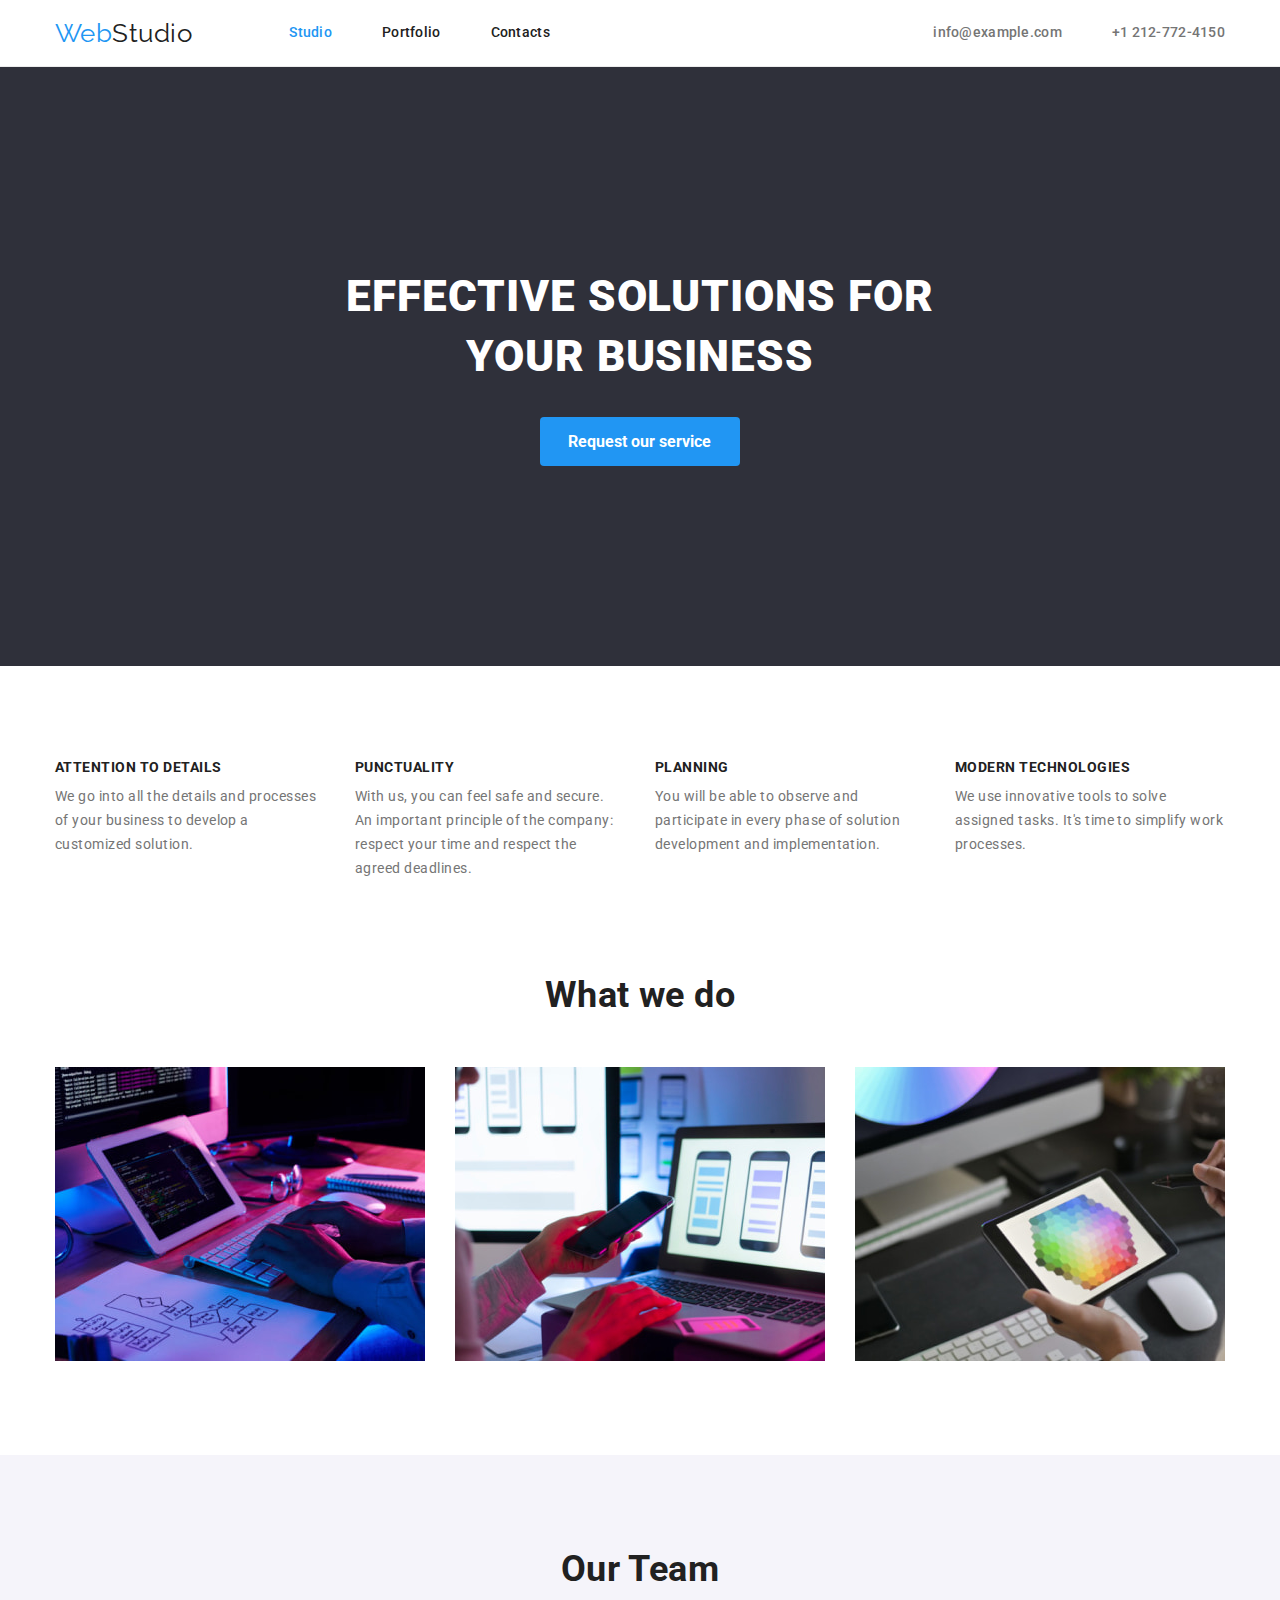
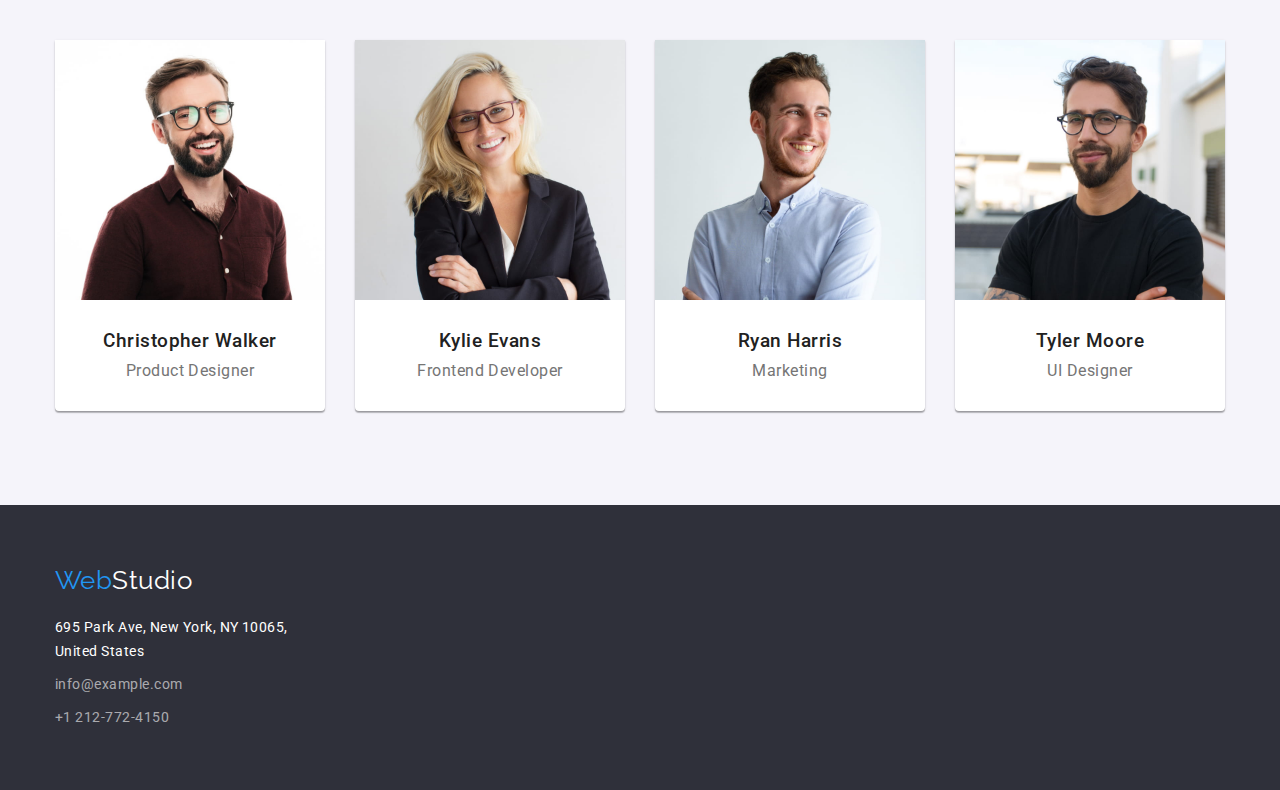
<file: index.html>
<!DOCTYPE html>
<html lang="en">
<head>
    <meta charset="UTF-8">
    <meta http-equiv="X-UA-Compatible" content="IE=edge">
    <meta name="viewport" content="width=device-width, initial-scale=1.0">
    <title>WebStudio</title>
    <link rel="preconnect" href="https://fonts.googleapis.com">
    <link rel="preconnect" href="https://fonts.gstatic.com" crossorigin>
    <link href="https://fonts.googleapis.com/css2?family=Raleway:wght@700&family=Roboto:wght@400;500;700;900&display=swap"
        rel="stylesheet">
    <link rel="stylesheet" href="https://cdnjs.cloudflare.com/ajax/libs/modern-normalize/1.1.0/modern-normalize.min.css">
    <link rel="stylesheet" href="./css/styles.css">
</head>
<body>
<header class="page-header">
    <div class="contanier main-content">
        <nav class="navigation">
            <a href="./index.html" class="logo"><span class="logo-web">Web</span>Studio</a>
            <ul class="navigation-list">
                <li class="item"><a href="./index.html" class="link current">Studio</a></li>
                <li class="item"><a href="./portfolio.html" class="link">Portfolio</a></li>
                <li class="item"><a href="#" class="link">Contacts</a></li>
            </ul>
        </nav>
        <ul class="header-contacts">
            <li class="item"><a href="mailto:info@example.com" class="contact">info@example.com</a></li>
            <li class="item"><a href="tel:+1212724150" class="contact">+1 212-772-4150</a></li>
        </ul>
    </div>
</header>
<main>
    <section class="first-part">
        <div class="contanier">
            <h1 class="title">Effective solutions for your business</h1>
            <button type="button" class="button">Request our service</button>
        </div>
    </section>
    <section class="second-part section">
       <div class="contanier">
            <h2 class="visually-hidden">Benefits</h2>
            <ul class="benefits-list">
                <li class="item">
                    <h3 class="subtitle">Attention to details</h3>
                    <p class="text">We go into all the details and processes of your business to develop a customized solution.</p>
                </li>
                <li class="item">
                    <h3 class="subtitle">Punctuality</h3>
                    <p class="text">With us, you can feel safe and secure. An important principle of the company: respect your time
                        and respect the agreed
                        deadlines.</p>
                </li>
                <li class="item">
                    <h3 class="subtitle">Planning</h3>
                    <p class="text">You will be able to observe and participate in every phase of solution development and
                        implementation.</p>
                </li>
                <li class="item">
                    <h3 class="subtitle">Modern technologies</h3>
                    <p class="text">We use innovative tools to solve assigned tasks. It's time to simplify work processes.</p>
                </li>
            </ul>
       </div>
    </section>
    <section class="third-part section">
        <div class="contanier">
            <h2 class="title">What we do</h2>
            <ul class="description-list">
                <li class="item"><img src="./images/image1.jpg" alt="Coding on a tablet" width="370" class="img first"></li>
                <li class="item"><img src="./images/image2.jpg" alt="Development of an interface for a phone on a laptop" width="370"
                        class="img second"></li>
                <li class="item"><img src="./images/image3.jpg" alt="The choice of color is not a tablet" width="370" class="img third"></li>
            </ul>
        </div>
    </section>
    <section class="fourth-part section">
        <div class="contanier">
            <h2 class="title">Our Team</h2>
            <ul class="wokers-list">
                <li class="item">
                    <img src="./images/worker1.jpg" alt="Worker Christopher Walker" width="270" class="image">
                    <div class="woker">
                        <h3 class="name">Christopher Walker</h3>
                        <p class="job-title">Product Designer</p>
                    </div>
                </li>
                <li class="item">
                    <img src="./images/worker2.jpg" alt="Worker Kylie Evans" width="270" class="image">
                    <div class="woker">
                        <h3 class="name">Kylie Evans</h3>
                        <p class="job-title">Frontend Developer</p>
                    </div>
                </li>
                <li class="item">
                    <img src="./images/worker3.jpg" alt="Worker Ryan Harris" width="270" class="image">
                    <div class="woker">
                        <h3 class="name">Ryan Harris</h3>
                        <p class="job-title">Marketing</p>
                    </div>
                </li>
                <li class="item">
                    <img src="./images/worker4.jpg" alt="Worker Tyler Moore" width="270" class="image">
                   <div class="woker">
                        <h3 class="name">Tyler Moore</h3>
                        <p class="job-title">UI Designer</p>
                   </div>
                </li>
            </ul>
        </div>
    </section>
</main>
<footer>
    <div class="contanier">
        <a href="./index.html" class="link logo"><span class="logo-web">Web</span>Studio</a>
        <address class="width">
            <ul class="footer-contacts">
                <li class="item"><a href="https://goo.gl/maps/jAzVGS8xta9FAQZa8" target="_blank" rel="noopener noreferrer nofollow"
                        class="address">695 Park Ave, New
                        York, NY 10065, United States</a></li>
                <li class="item"><a href="mailto:info@example.com" class="contact">info@example.com</a></li>
                <li class="item"><a href="tel:+1212724150" class="contact">+1 212-772-4150</a></li>
            </ul>
        </address>
    </div>
</footer>
</body>
</html>
</file>
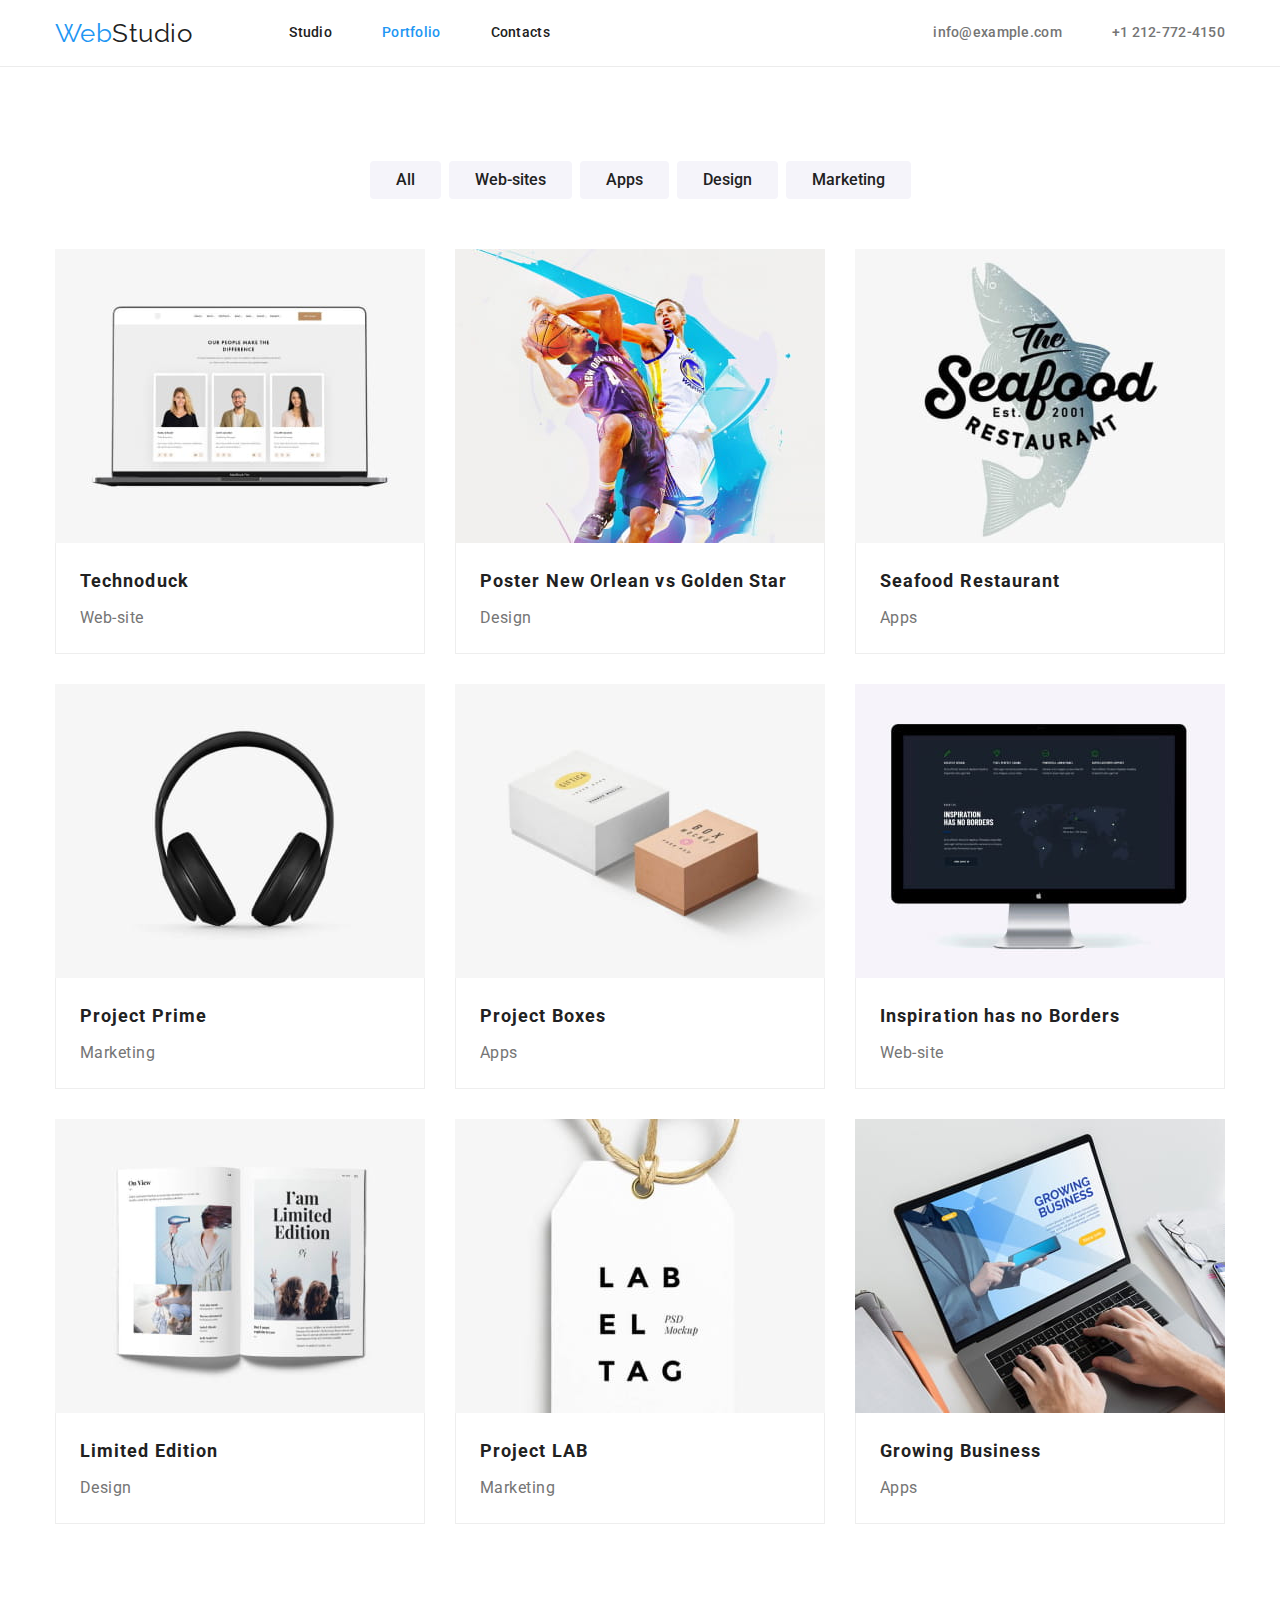
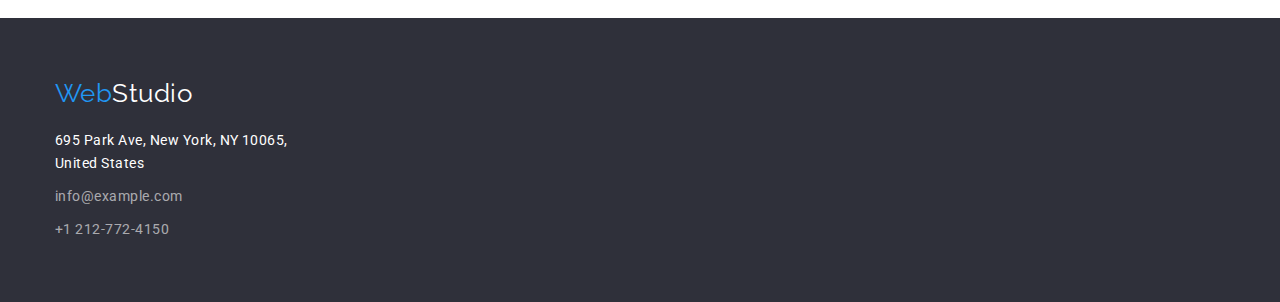
<file: portfolio.html>
<!DOCTYPE html>
<html lang="en">
<head>
    <meta charset="UTF-8">
    <meta http-equiv="X-UA-Compatible" content="IE=edge">
    <meta name="viewport" content="width=device-width, initial-scale=1.0">
    <title>Portfolio</title>
    <link rel="preconnect" href="https://fonts.googleapis.com">
    <link rel="preconnect" href="https://fonts.gstatic.com" crossorigin>
    <link href="https://fonts.googleapis.com/css2?family=Raleway:wght@700&family=Roboto:wght@400;500;700;900&display=swap"
        rel="stylesheet">
    <link rel="stylesheet" href="https://cdnjs.cloudflare.com/ajax/libs/modern-normalize/1.1.0/modern-normalize.min.css">
    <link rel="stylesheet" href="./css/styles.css">
</head>
<body>
    <header class="page-header">
        <div class="contanier main-content">
            <nav class="navigation">
                <a href="./index.html" class="logo"><span class="logo-web">Web</span>Studio</a>
                <ul class="navigation-list">
                    <li class="item"><a href="./index.html" class="link">Studio</a></li>
                    <li class="item"><a href="./portfolio.html" class="link current">Portfolio</a></li>
                    <li class="item"><a href="#" class="link">Contacts</a></li>
                </ul>
            </nav>
            <ul class="header-contacts">
                <li class="item"><a href="mailto:info@example.com" class="contact">info@example.com</a></li>
                <li class="item"><a href="tel:+1212724150" class="contact">+1 212-772-4150</a></li>
            </ul>
        </div>
    </header>
    <main>
        <section class="portfolio section">
            <div class="contanier">
                <h1 class="visually-hidden">Portfolio</h1>
                    <ul class="portfolio-buttons">
                        <li class="list-item"><button type="button" class="button">All</button></li>
                        <li class="list-item"><button type="button" class="button">Web-sites</button></li>
                        <li class="list-item"><button type="button" class="button">Apps</button></li>
                        <li class="list-item"><button type="button" class="button">Design</button></li>
                        <li class="list-item"><button type="button" class="button">Marketing</button></li>
                    </ul>
                <ul class="portfolio-list">
                    <li class="portfolio-element">
                        <a href="#">
                            <img src="./images/portfolio1.jpg" alt="Laptop" width="370" class="portfolio-image">
                            <div class="border">
                                <h2 class="title">Technoduck</h2>
                                <p class="text">Web-site</p>
                            </div>
                        </a>
                    </li>
                    <li class="portfolio-element">
                        <a href="#">
                            <img src="./images/portfolio2.jpg" alt="Athletes play basketball" width="370" class="portfolio-image">
                            <div class="border">
                                <h2 class="title">Poster New Orlean vs Golden Star</h2>
                                <p class="text">Design</p>
                            </div>
                        </a>
                    </li>
                    <li class="portfolio-element">
                        <a href="#">
                            <img src="./images/portfolio3.jpg" alt="Restaurant logo" width="370" class="portfolio-image">
                            <div class="border">
                                <h2 class="title">Seafood Restaurant</h2>
                                <p class="text">Apps</p>
                            </div>
                        </a>
                    </li>
                    <li class="portfolio-element">
                        <a href="#">
                            <img src="./images/portfolio4.jpg" alt="Headphone" width="370" class="portfolio-image">
                            <div class="border">
                                <h2 class="title">Project Prime</h2>
                                <p class="text">Marketing</p>
                            </div>
                        </a>
                    </li>
                    <li class="portfolio-element">
                        <a href="#">
                            <img src="./images/portfolio5.jpg" alt="Two branded boxes" width="370" class="portfolio-image">
                           <div class="border">
                                <h2 class="title">Project Boxes</h2>
                                <p class="text">Apps</p>
                           </div>
                        </a>
                    </li>
                    <li class="portfolio-element">
                        <a href="#">
                            <img src="./images/portfolio6.jpg" alt="Computer monitor" width="370" class="portfolio-image">
                           <div class="border">
                                <h2 class="title">Inspiration has no Borders</h2>
                                <p class="text">Web-site</p>
                           </div>
                        </a>
                    </li>
                    <li class="portfolio-element">
                        <a href="#">
                            <img src="./images/portfolio7.jpg" alt="Open journal" width="370" class="portfolio-image">
                            <div class="border">
                                <h2 class="title">Limited Edition</h2>
                                <p class="text">Design</p>
                            </div>
                        </a>
                    </li>
                    <li class="portfolio-element">
                        <a href="#">
                            <img src="./images/portfolio8.jpg" alt="Tag with logo" width="370" class="portfolio-image">
                            <div class="border">
                                <h2 class="title">Project LAB</h2>
                                <p class="text">Marketing</p>
                            </div>
                        </a>
                    </li>
                    <li class="portfolio-element">
                        <a href="#">
                            <img src="./images/portfolio9.jpg" alt="A person is typing on a laptop" width="370" class="portfolio-image">
                            <div class="border">
                                <h2 class="title">Growing Business</h2>
                                <p class="text">Apps</p>
                            </div>
                        </a>
                    </li>
                </ul>
            </div>
        </section>
    </main>
    <footer>
        <div class="contanier">
            <a href="./index.html" class="link logo"><span class="logo-web">Web</span>Studio</a>
            <address class="width">
                <ul class="footer-contacts">
                    <li class="item"><a href="https://goo.gl/maps/jAzVGS8xta9FAQZa8" target="_blank"
                            rel="noopener noreferrer nofollow" class="address">695 Park Ave, New
                            York, NY 10065, United States</a></li>
                    <li class="item"><a href="mailto:info@example.com" class="contact">info@example.com</a></li>
                    <li class="item"><a href="tel:+1212724150" class="contact">+1 212-772-4150</a></li>
                </ul>
            </address>
        </div>
    </footer>
</body>
</html>
</file>
<file: css/styles.css>
:root {
    --main-text-color: #757575;
    --tittle-text-color: #212121;
    --accent-text-color: #2196F3;
    --secondary-text-color: #ffffff;

    --main-bg-color: #ffffff;
    --secondary-bg-color: #F5F4FA;
    --accent-bg-color: #2F303A;
    --accent-bg-blue-color: #2196F3;

    --border-color: #EEEEEE;
}

/* ------------------------------------- */
/*        STYLES BODY AND OTHERS         */
/* ------------------------------------- */

body {
    color: var(--main-text-color);
    background-color: var(--main-bg-color);
    font-family: 'Roboto', sans-serif;
    letter-spacing: 0.03em;
}
h1,h2,h3,h4,h5,h6,p {
    margin-top: 0;
    margin-bottom: 0;
}
ul {
    list-style: none;
    margin: 0;
    padding-left: 0;
}
a {
    text-decoration: none;
}
button {
    cursor: pointer;
}
img {
    display: block;
    max-width: 100%;
    height: auto;
}
.visually-hidden {
    position: absolute;
    white-space: nowrap;
    width: 1px;
    height: 1px;
    overflow: hidden;
    border: 0;
    padding: 0;
    clip: rect(0 0 0 0);
    clip-path: inset(50%);
    margin: -1px;
}
.contanier {
    margin-right: auto;
    margin-left: auto;
    padding: 0 15px;
    width: 1200px;
    /* outline: 2px solid tomato; */
}
.section {
    padding: 94px 0;
}

/* ------------------------------------- */
/*             STYLES HEADER             */
/* ------------------------------------- */

.page-header {
    border-bottom: 1px solid #ECECEC;
}
.main-content {
    display: flex;
    align-items: center;
    justify-content: space-between ;
}
.navigation {
    display: flex;
    align-items: center;
}
.logo {
    margin-right: 97px;

    color: var(--tittle-text-color);
    font-family: 'Raleway', sans-serif;
    font-size: 26px;
    line-height: 1.19;
}
.logo-web {
    color: var(--accent-text-color)
}
.navigation-list {
    display: flex ;
}
.navigation-list .item:not(:last-child) {
    margin-right: 50px;
}
.navigation-list .link {
    display: block;
    padding-top: 25px;
    padding-bottom: 25px;

    color: var(--tittle-text-color);
    font-weight: 500;
    font-size: 14px;
    line-height: 1.14;
    letter-spacing: 0.02em;
}
.navigation-list .current {
    color: var(--accent-text-color);
}
.header-contacts {
    display: flex;
}
.header-contacts .item:not(:last-child) {
    margin-right: 50px;
}
.header-contacts .contact {
    display: block;
    padding-top: 25px;
    padding-bottom: 25px;

    color: inherit;
    font-weight: 500;
    font-size: 14px;
    line-height: 1.14;
    letter-spacing: 0.02em;
}
.navigation-list .link:focus,
.navigation-list .link:hover,
.header-contacts .contact:hover,
.header-contacts .contact:focus {
    color: var(--accent-text-color);
}

/* ------------------------------------- */
/*              STYLES MAIN              */          
/* ------------------------------------- */

/* ---FIRST PART--- */

.first-part {
    background-color: var(--accent-bg-color);
    color: var(--secondary-text-color);
    letter-spacing: 0.06em;
    text-align: center;
    padding-top: 200px;
    padding-bottom: 200px;
}
.first-part .title {
    width: 696px;
    margin-right: auto;
    margin-left: auto;
    margin-bottom: 30px;

    font-weight: 900;
    font-size: 44px;
    line-height: 1.36;
    text-transform: uppercase;
}
.first-part .button {
    min-width: 200px;
    padding: 10px 20px 10px 19px;
   
    font-weight: 700;
    font-size: 16px;
    line-height: 1.85;
    color: inherit;
    border: none;
    background:var(--accent-bg-blue-color);
    border-radius: 4px;
}
.first-part .button:hover, .first-part .button:focus {
    background: #188CE8;
}

/* ---SECOND PART--- */

.benefits-list {
    display: flex;
}
.benefits-list .item:not(:last-child) {
    margin-right: 30px;
} 

.second-part .item {
    width: 270px;
}
.second-part .subtitle {
    margin-bottom: 9px;

    color: var(--tittle-text-color);
    font-weight: 700;
    font-size: 14px;
    line-height: 1.14;
    text-transform: uppercase;
}
.second-part .text {
    font-size: 14px;
    line-height: 1.71;
}

/* ---THIRD PART--- */

.third-part {
    padding-top: 0;
}
.third-part .title {
    margin-bottom: 50px;
    text-align: center;

    color: var(--tittle-text-color);
    font-weight: 700;
    font-size: 36px;
    line-height: 1.16;
}
.description-list {
    display: flex;
}
.description-list .item:not(:last-child) {
    margin-right: 30px;
}

/* ---FOURTH PART--- */

.fourth-part {
    background-color: var(--secondary-bg-color)
}
.fourth-part .title {
    margin-bottom: 50px;
    text-align: center;

    color: var(--tittle-text-color);
    font-weight: 700;
    font-size: 36px;
    line-height: 1.16;
}
.wokers-list {
    display: flex;
}
.wokers-list .item:not(:last-child) {
    margin-right: 30px;
}
.fourth-part .item {
    width: 270px;

    background-color: var(--main-bg-color);
    font-size: 16px;
    line-height: 1.18;
    text-align: center;
    box-shadow: 0px 1px 3px rgba(0, 0, 0, 0.12), 0px 1px 1px rgba(0, 0, 0, 0.14), 0px 2px 1px rgba(0, 0, 0, 0.2);
    border-radius: 0px 0px 4px 4px;
}
.woker {
    padding: 30px 15px;
}
.fourth-part .name{
    margin-bottom: 10px;

    color: var(--tittle-text-color);
    font-weight: 500;
}

/* ------------------------------------- */
/*              STYLES FOOTER            */
/* ------------------------------------- */

footer {
    background-color: var(--accent-bg-color);
    padding-top: 60px;
    padding-bottom: 60px;
}
footer .logo.link {
    display: inline-block;
    margin-bottom: 20px;
    margin-right: 0;

    color: var(--secondary-text-color);
}
.width {
    width: 233px;
}
.footer-contacts {
    font-style: normal;
    font-size: 14px;
    line-height: 1.71;
}
.footer-contacts .item:not(:last-child) {
    margin-bottom: 9px;
}
.footer-contacts .address {
    display: inline-block;

    color: var(--secondary-text-color);
}
.footer-contacts .contact{
    color: rgba(255, 255, 255, 0.6);
}
.footer-contacts .contact:hover, 
.footer-contacts .contact:focus {
    color: var(--accent-text-color);
}

/* ------------------------------------- */
/*      ---- STYLES PORTFOLIO ----       */
/* ------------------------------------- */

/* ------------------------------------- */
/*              STYLES MAIN              */
/* ------------------------------------- */

.portfolio-buttons {
    margin-right: auto;
    margin-left: auto;
    margin-bottom: 50px;
    display: flex;
    justify-content: center;
}
.portfolio-buttons .list-item:not(:last-child) {
    margin-right: 8px;
}

.portfolio-buttons .button{
    padding: 6px 26px;

    color: var(--tittle-text-color);
    background-color: var(--secondary-bg-color);
    font-weight: 500;
    font-size: 16px;
    line-height: 1.62;
    border: none;
    border-radius: 4px;
}
.portfolio-buttons .button:hover,
.portfolio-buttons .button:focus {
    color: var(--secondary-text-color);
    background-color: var(--accent-bg-blue-color);
    box-shadow: 0px 3px 1px rgba(0, 0, 0, 0.1), 0px 1px 2px rgba(0, 0, 0, 0.08), 0px 2px 2px rgba(0, 0, 0, 0.12);
}
.portfolio-list {
    display: flex;
    flex-wrap: wrap;
    gap: 30px;
}
.border {
    border-bottom: 1px solid var(--border-color);
    border-right: 1px solid var(--border-color);
    border-left: 1px solid var(--border-color);
    padding: 20px 24px;
}
.portfolio-element .title {
    margin-bottom: 4px;

    color: var(--tittle-text-color);
    font-weight: 700;
    font-size: 18px;
    line-height: 2;
    letter-spacing: 0.06em;
}
.portfolio-element .text {
    color: var(--main-text-color);
    font-size: 16px;
    line-height: 1.87;
}
</file>
